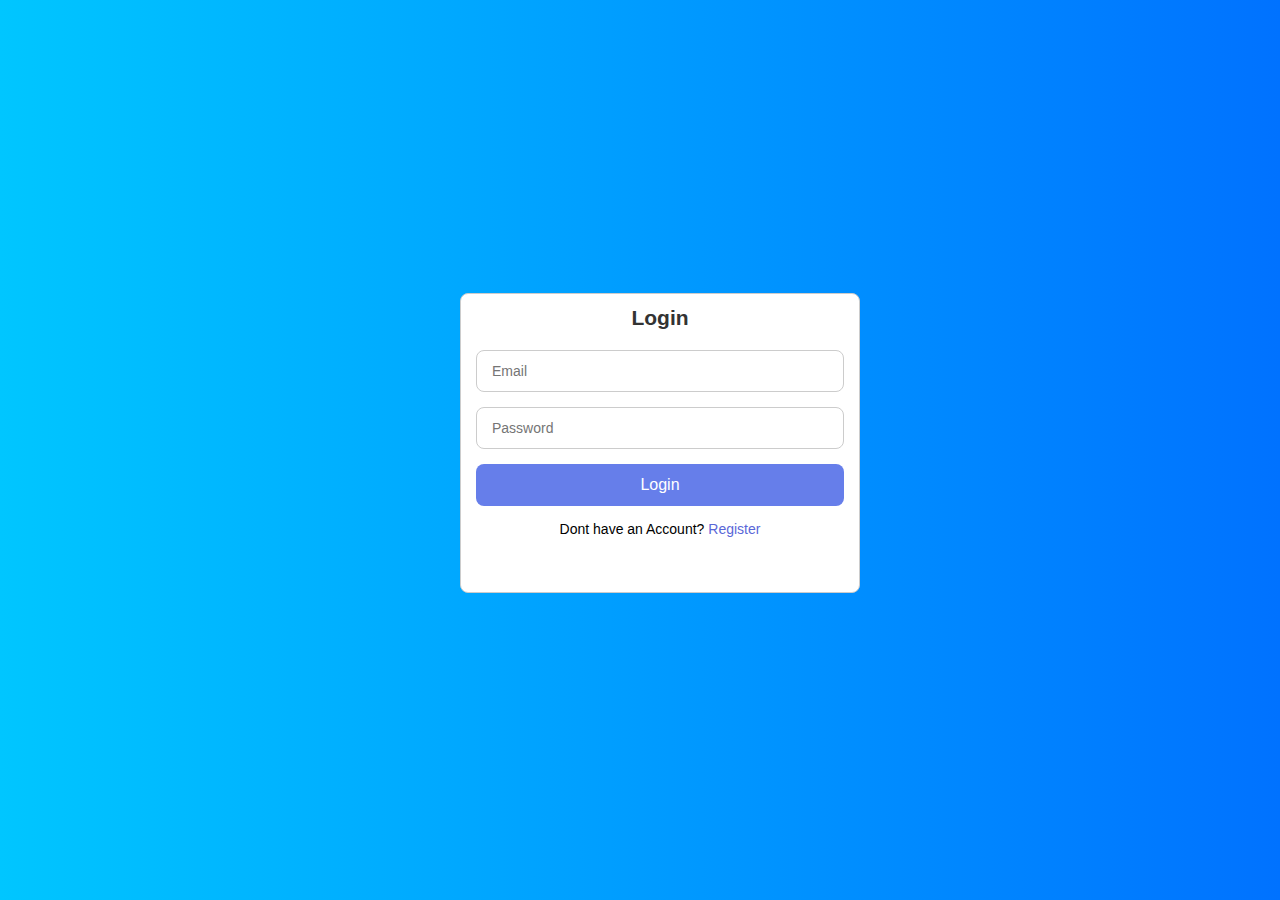
<file: index.html>
<!DOCTYPE html>
<html lang="en">
<head>
    <meta charset="UTF-8">
    <meta name="viewport" content="width=device-width, initial-scale=1.0">
    <title>Login Page</title>
    <link rel="stylesheet" href="styles.css">
</head>
<body>
    <div class="login-container">
     <form class="Login-Form">
     <h2>Login</h2>
     <input type="email" placeholder="Email" required>
     <input type="password" placeholder="Password" required>
     <button type="submit">Login</button>
     <p class="register-link">Dont have an Account? <a href="register.html">Register</a></p>
     </form>
     </div>
</body>
</html>
</file>
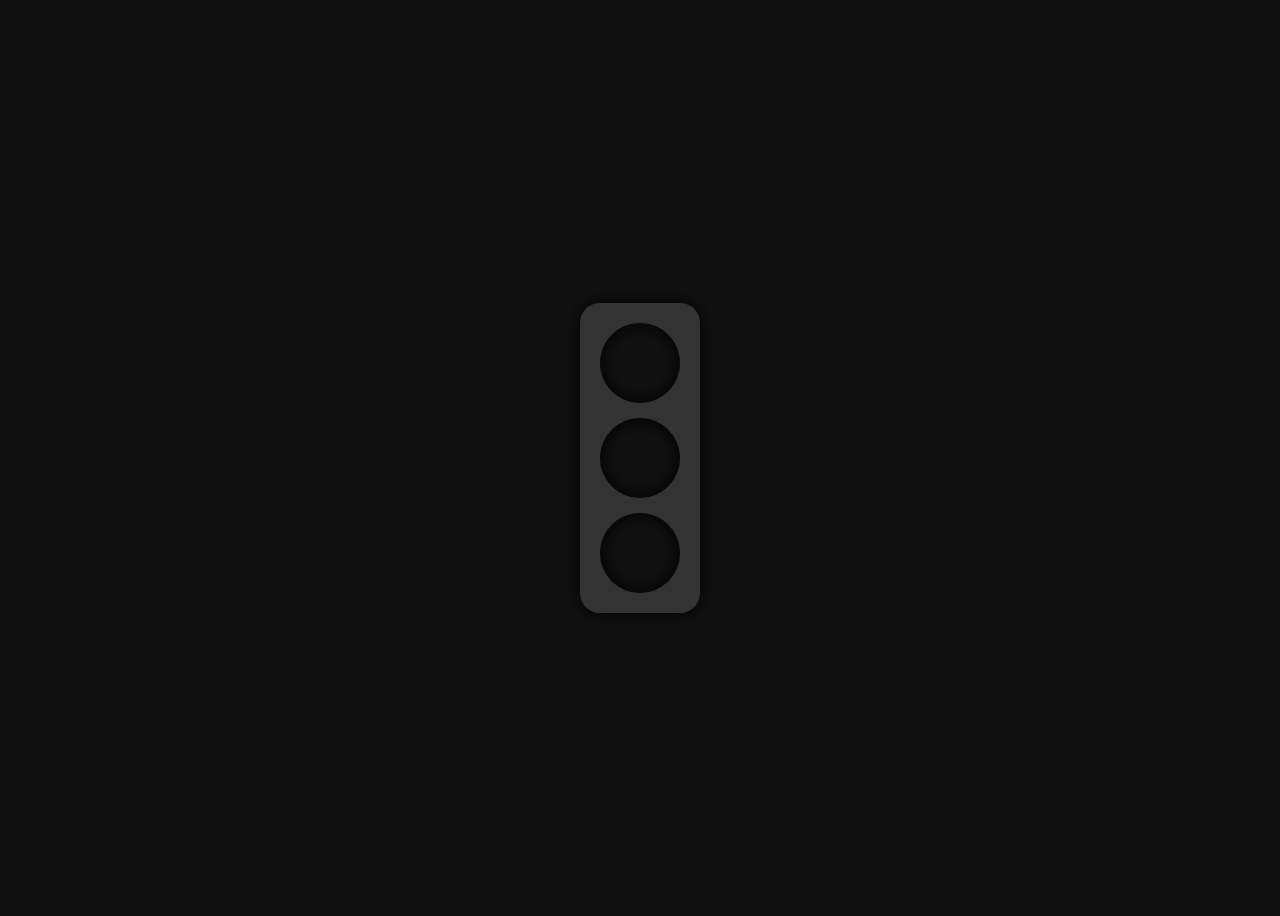
<file: project10.html>
<!DOCTYPE html>
<html lang="en">
<head>
    <meta charset="UTF-8">
    <meta name="viewport" content="width=device-width, initial-scale=1.0">
    <title>traffic lights</title>
    <link rel="stylesheet" href="project10.css">
</head>
<body>
    
    <div class="traffic-light">
    <div class="light red"></div>
    <div class="light yellow"></div>
    <div class="light green"></div>
    </div>
   
</body>
</html>
</file>
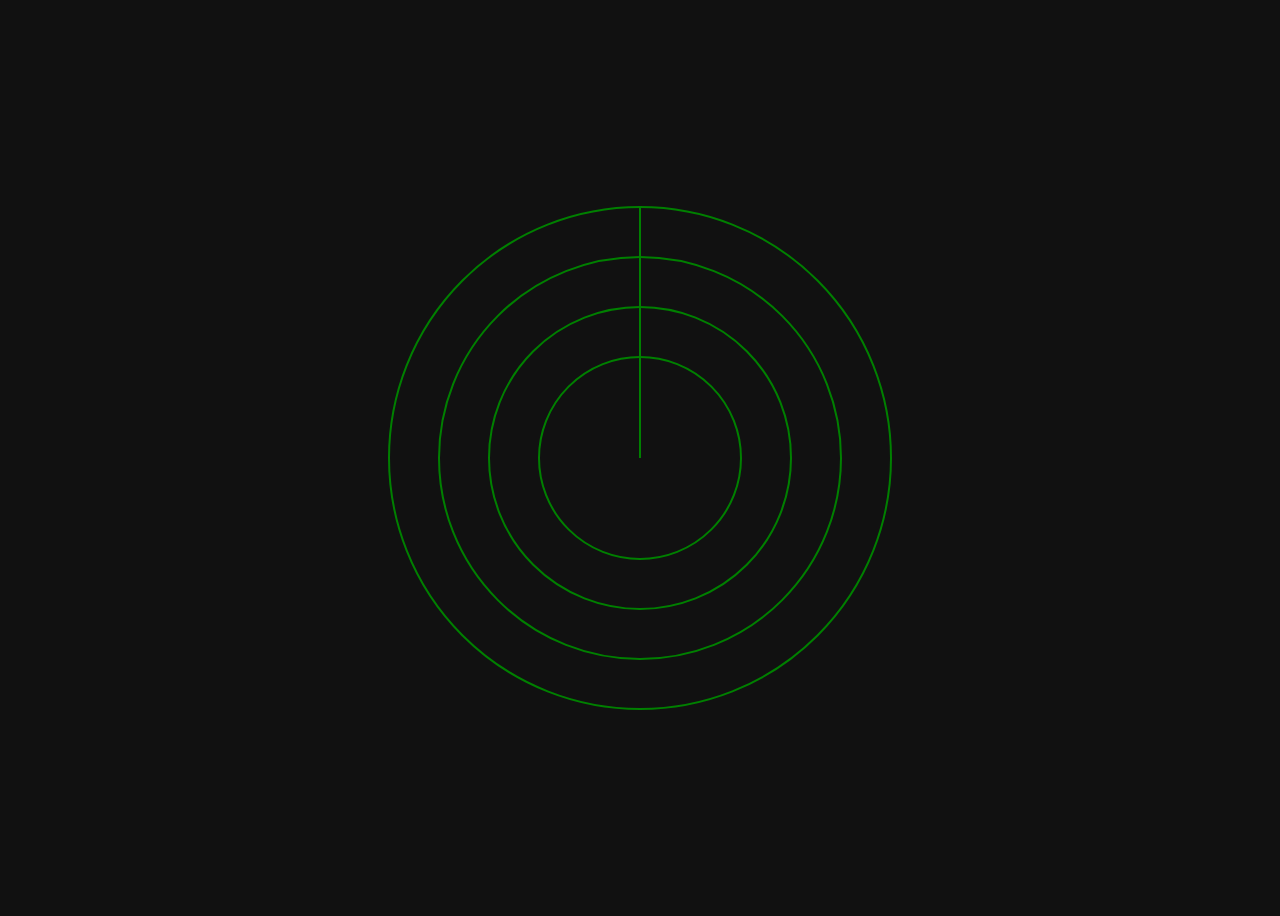
<file: project11.html>
<!DOCTYPE html>
<html lang="en">
<head>
  <meta charset="UTF-8" />
  <meta name="viewport" content="width=device-width, initial-scale=1.0"/>
  <title>Radar Scanner</title>
  <link rel="stylesheet" href="project11.css" />
</head>
<body>
  <div class="radar-container">
    <div class="circle1">
      <div class="circle2">
        <div class="circle3">
          <div class="circle4"></div>
        </div>
      </div>
    </div>
    <div class="radar-line"></div>
  </div>
</body>
</html>
</file>
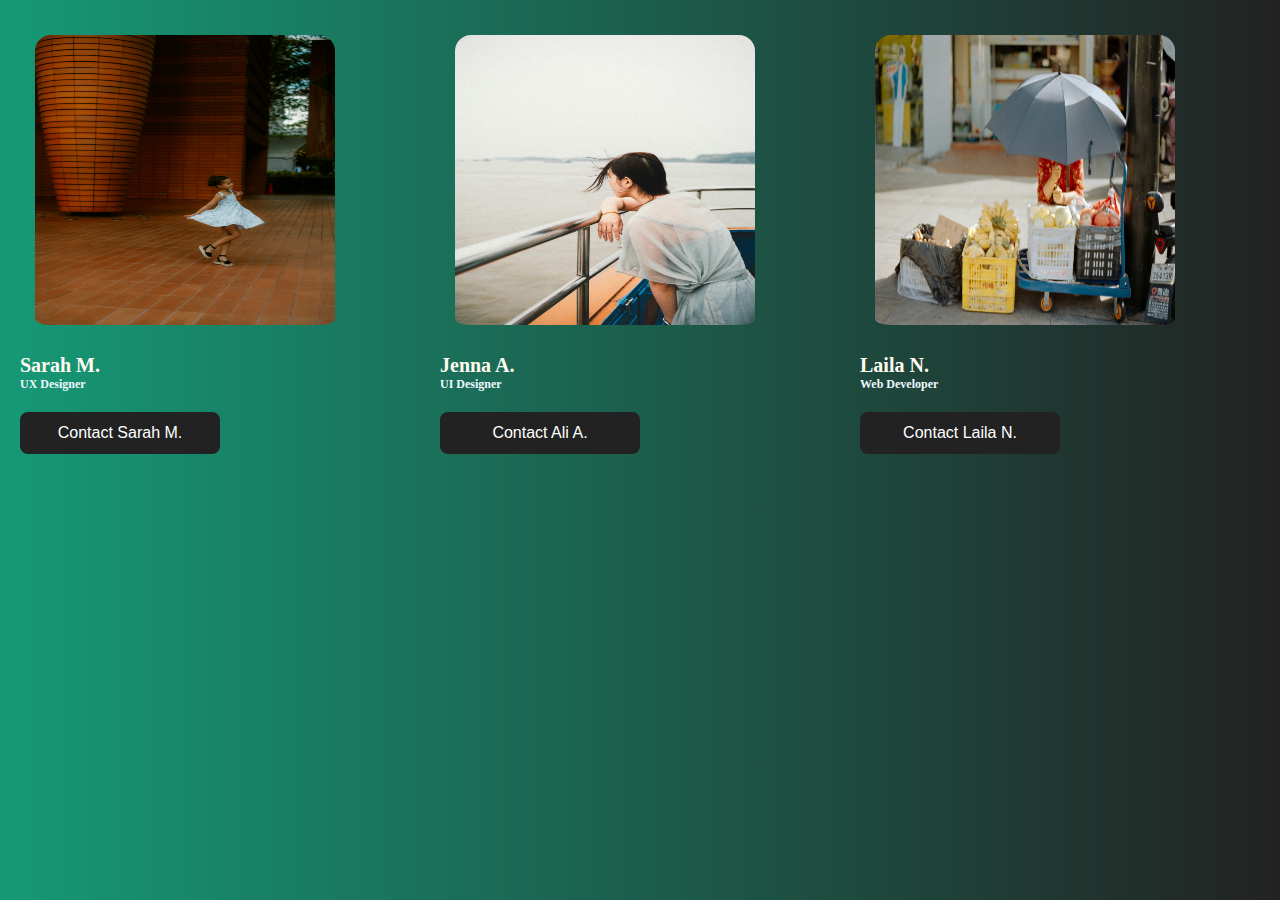
<file: project2.html>
<!DOCTYPE html>
<html lang="en">
<head>
    <meta charset="UTF-8">
    <meta name="viewport" content="width=device-width, initial-scale=1.0">
    <title>profile card</title>
    <link rel="stylesheet" href="styles2.css">
</head>
<body>
   <div class="container">
     <div class="card1">
      <img class="pic1" src="images/broke.jpg">
      <h1>Sarah M.</h1>
      <h2>UX Designer</h2>
      <button>Contact Sarah M.</button>
      </div>
      <div class="card2">
        <img class="pic2"         src="images/morefun.jpg">
        <h1>Jenna A.</h1>
        <h2>UI Designer</h2>
        <button>Contact Ali A.</button>
           </div>
        
        <div class="card3">
            <img  class="pic3"      src="images/zhen-yao.jpg">
               <h1>Laila N.</h1>
               <h2>Web Developer</h2>
               <button>Contact Laila N.</button>
               </div>
        </div>
    </div>


</body>
</html>
</file>
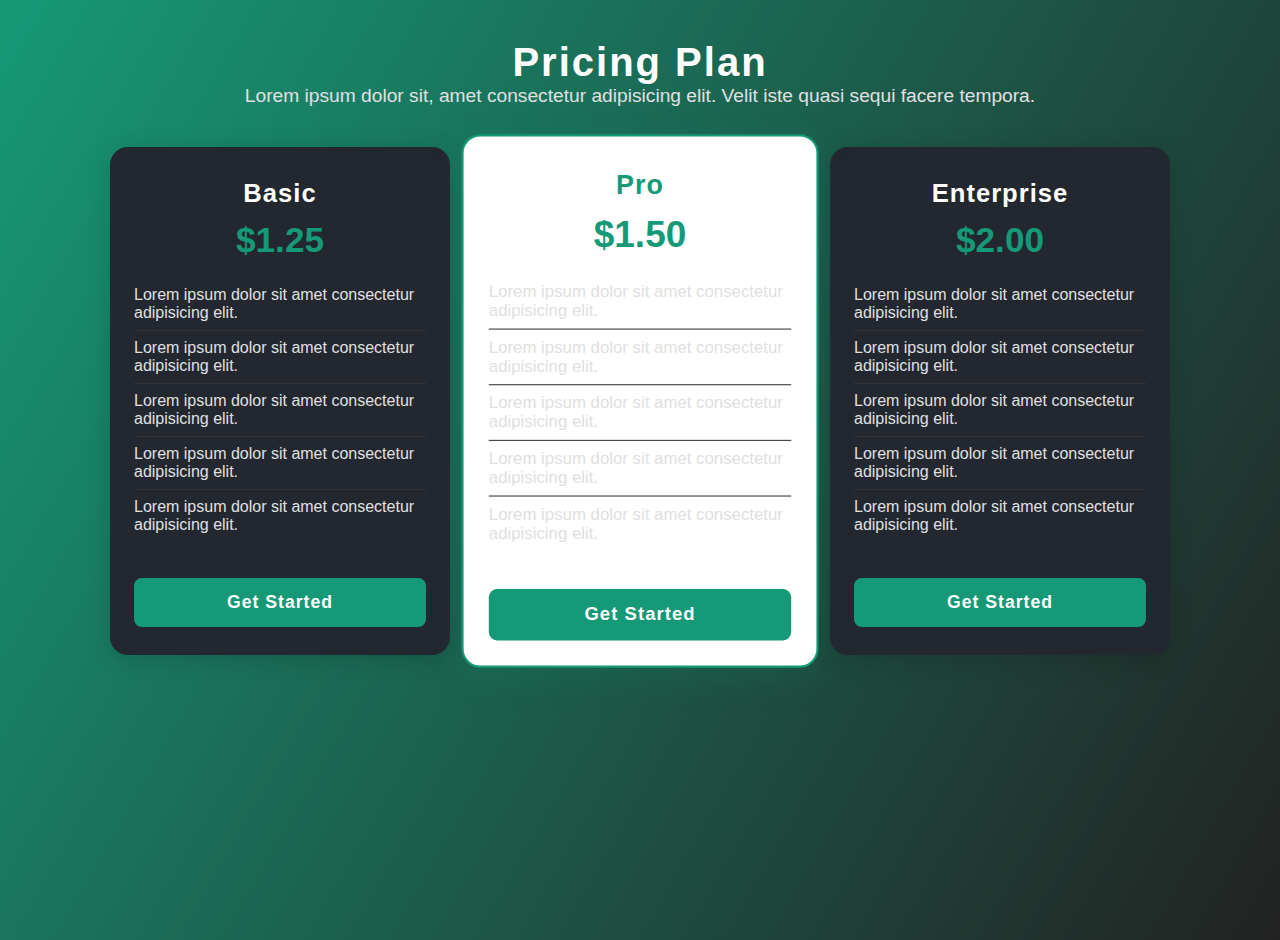
<file: project3.html>
<!DOCTYPE html>
<html lang="en">
<head>
    <meta charset="UTF-8">
    <meta name="viewport" content="width=device-width, initial-scale=1.0">
    <title>Pricing Plan</title>
    <link rel="stylesheet" href="project3.css">
</head>
<body>
    <h1 class="pricingplan">Pricing Plan</h1>
    <h2 class="li">Lorem ipsum dolor sit, amet consectetur adipisicing elit. Velit iste quasi sequi facere tempora.</h2>
    <div class="container">
        <div class="card">
            <h2>Basic</h2>
            <p class="price">$1.25</p>
            <ul>
                <li>Lorem ipsum dolor sit amet consectetur adipisicing elit.</li>
                <li>Lorem ipsum dolor sit amet consectetur adipisicing elit.</li>
                <li>Lorem ipsum dolor sit amet consectetur adipisicing elit.</li>
                <li>Lorem ipsum dolor sit amet consectetur adipisicing elit.</li>
                <li>Lorem ipsum dolor sit amet consectetur adipisicing elit.</li>
            </ul>
            <button aria-label="Get Started with Basic Plan">Get Started</button>
        </div>
        <div class="card featured">
            <h2>Pro</h2>
            <p class="price">$1.50</p>
            <ul>
                <li>Lorem ipsum dolor sit amet consectetur adipisicing elit.</li>
                <li>Lorem ipsum dolor sit amet consectetur adipisicing elit.</li>
                <li>Lorem ipsum dolor sit amet consectetur adipisicing elit.</li>
                <li>Lorem ipsum dolor sit amet consectetur adipisicing elit.</li>
                <li>Lorem ipsum dolor sit amet consectetur adipisicing elit.</li>
            </ul>
            <button aria-label="Get Started with Pro Plan">Get Started</button>
        </div>
        <div class="card">
            <h2>Enterprise</h2>
            <p class="price">$2.00</p>
            <ul>
                <li>Lorem ipsum dolor sit amet consectetur adipisicing elit.</li>
                <li>Lorem ipsum dolor sit amet consectetur adipisicing elit.</li>
                <li>Lorem ipsum dolor sit amet consectetur adipisicing elit.</li>
                <li>Lorem ipsum dolor sit amet consectetur adipisicing elit.</li>
                <li>Lorem ipsum dolor sit amet consectetur adipisicing elit.</li>
            </ul>
            <button aria-label="Get Started with Enterprise Plan">Get Started</button>
        </div>
    </div>
</body>
</html>
</file>
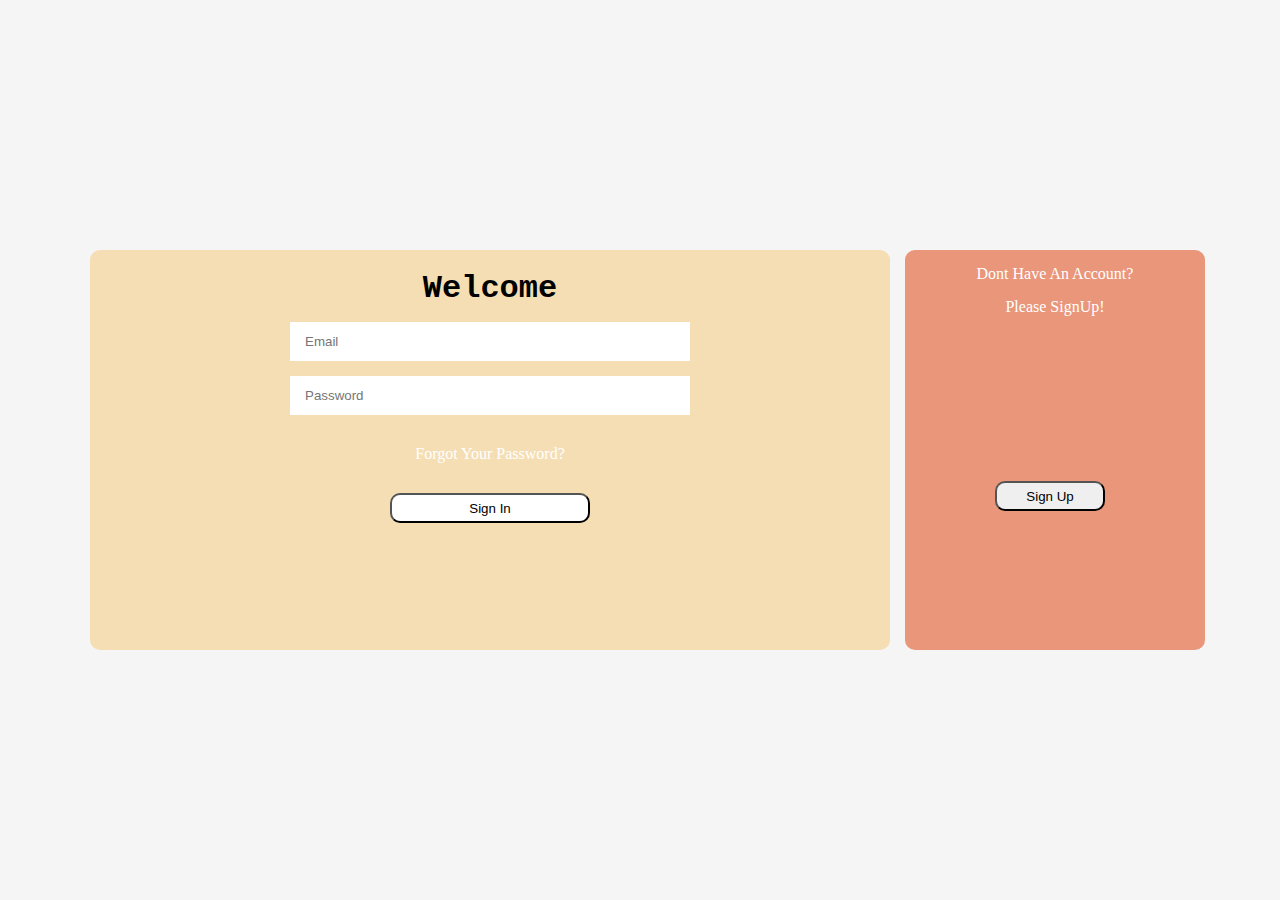
<file: project4.html>
<!DOCTYPE html>
<html lang="en">
<head>
    <meta charset="UTF-8">
    <meta name="viewport" content="width=device-width, initial-scale=1.0">
    <title>Login/Sign Up</title>
    <link rel="stylesheet" href="project4.css">
</head>
<body>
    <div class="container">
     <form class="login-form">
<h1>Welcome</h1>
 <input type="email" placeholder="Email" required>
 <input type="password" placeholder="Password" required>
 <p>Forgot Your Password?</p>
 <button>Sign In</button>

  

   </form>
</div>
<div class="cont2">
 
    <p>Dont Have An Account?</p>
    <p>Please SignUp!</p>
    <button>Sign Up</button>



</div>
</body>
</html>
</file>
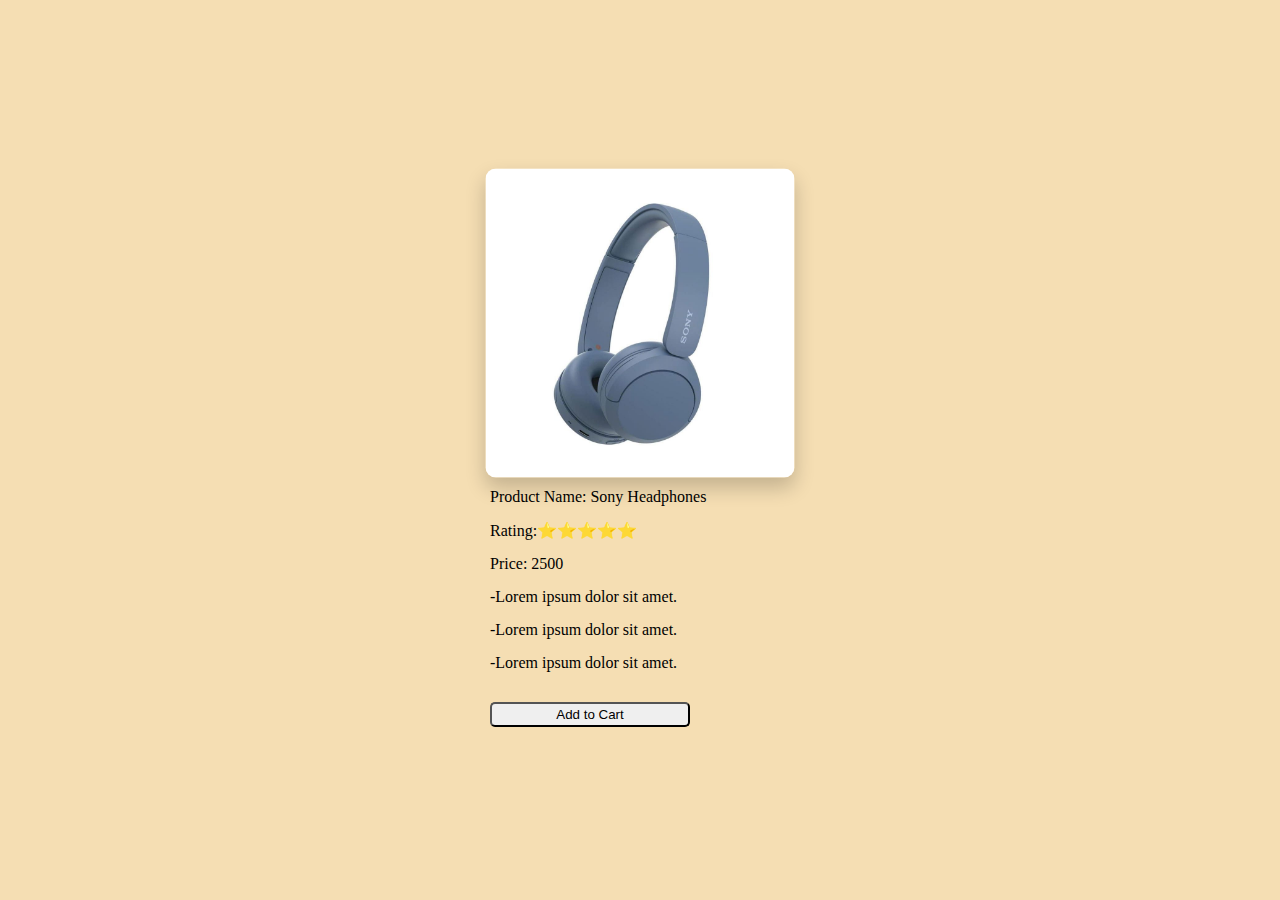
<file: project5.html>
<!DOCTYPE html>
<html lang="en">
<head>
    <meta charset="UTF-8">
    <meta name="viewport" content="width=device-width, initial-scale=1.0">
    <title>Product Card</title>
    <link rel="stylesheet" href="project5.css">
</head>
<body>

    <div class="container">
        <div class="card">
       <img src="images/hp701-min.jpg" class="card-img" alt="...">
       <p>Product Name: Sony Headphones</p>
       <p>Rating:⭐⭐⭐⭐⭐</p>
       <p>Price: 2500</p>
       <p>-Lorem ipsum dolor sit amet.</p>
        <p>-Lorem ipsum dolor sit amet.</p>
         <p>-Lorem ipsum dolor sit amet.</p>
         <button>Add to Cart</button>







        </div>
    </div>
</body>
</html>
</file>
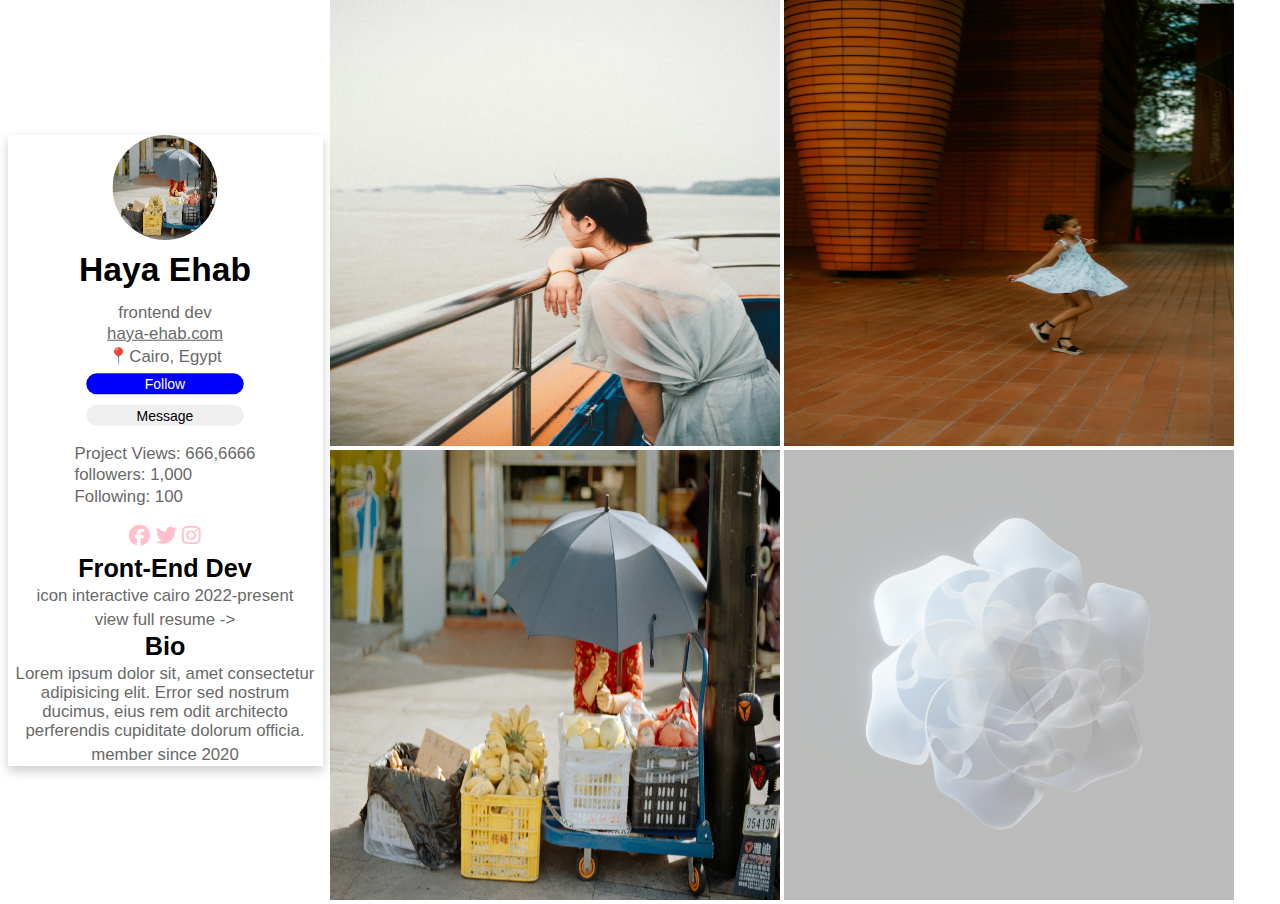
<file: project6.html>
<!DOCTYPE html>
<html lang="en">
<head>
    <meta charset="UTF-8">
    <meta name="viewport" content="width=device-width, initial-scale=1.0">
    <title>Profile Page</title>
    <link rel="stylesheet" href="project6.css">
    <link rel="stylesheet" href="https://cdnjs.cloudflare.com/ajax/libs/font-awesome/6.5.0/css/all.min.css">
</head>
<body>
<div class="container">
<div class="profile-card">
    <img  class="profile-img"    src="images/zhen-yao.jpg">
    <h1>Haya Ehab</h1>
    <p>frontend dev</p>
     <a    class="profile-link" href="haya-ehab.com">haya-ehab.com</a>
    
    
    <p>📍Cairo, Egypt</p>
    
    <button class="follow-btn">Follow</button>
    <button>Message</button>
    <div class="stats">
    <p>Project Views: 666,6666</p>
    <p>followers: 1,000</p>
    <p>Following: 100</p>
    </div>
    <div class="social-links">
    <i class="fa-brands fa-facebook"></i>
    <i class="fa-brands fa-twitter"></i>
    <i class="fa-brands fa-instagram"></i>
    </div>
    <h2>Front-End Dev</h2>
    <p>icon interactive cairo 2022-present</p>
    <p>view full resume -></p>
    <h2>Bio</h2>
    <p>Lorem ipsum dolor sit, amet consectetur adipisicing elit. Error sed nostrum ducimus, eius rem odit architecto perferendis cupiditate dolorum officia.</p>
    <p>member since 2020</p>
</div>
</div>

<div class="projects">
<img src="images/morefun.jpg">
<img src="images/broke.jpg">
<img src="images/zhen-yao.jpg">
<img src="images/3dee.jpg">

</div>



</body>
</html>
</file>
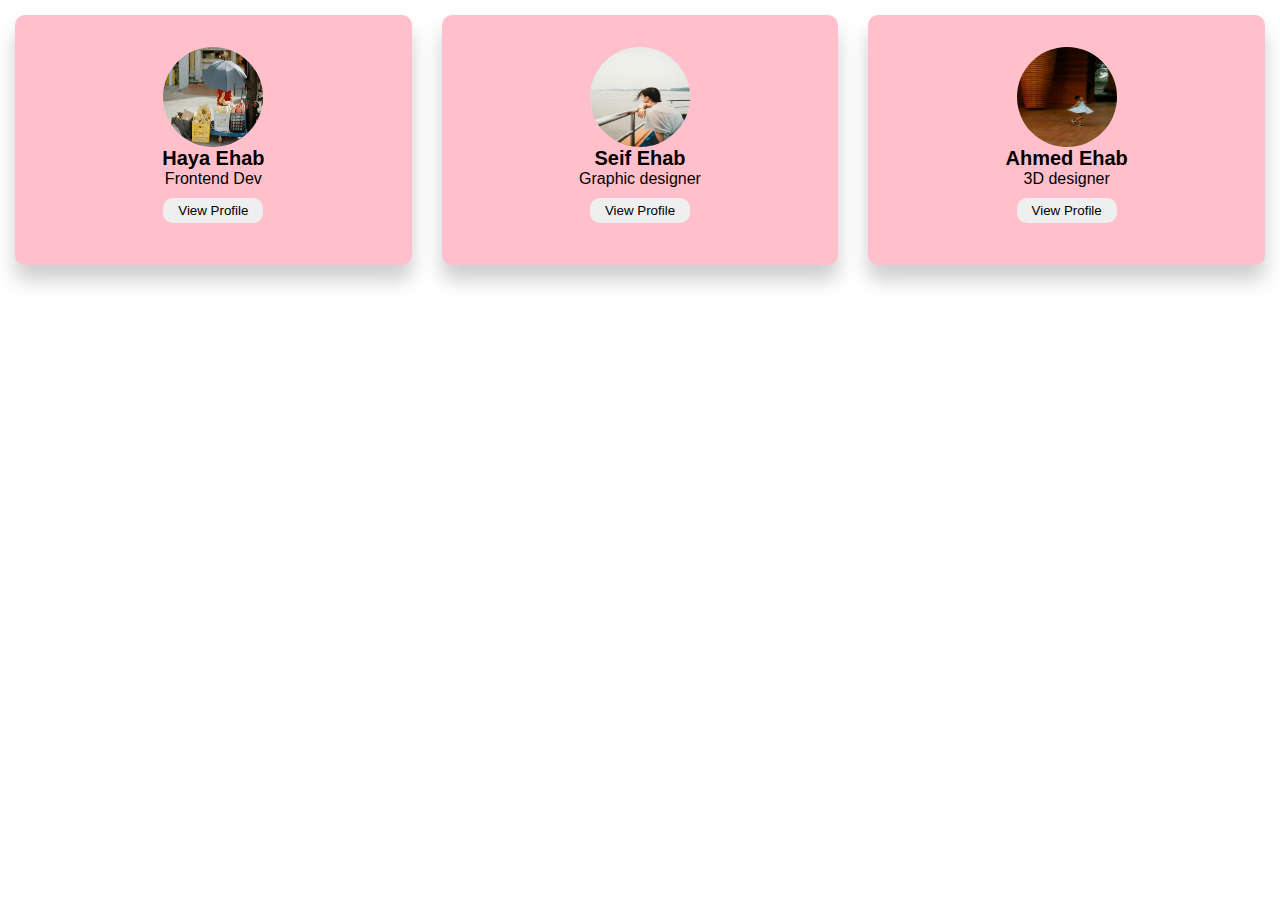
<file: project7.html>
<!DOCTYPE html>
<html lang="en">
<head>
    <meta charset="UTF-8">
    <meta name="viewport" content="width=device-width, initial-scale=1.0">
    <title>Profile Card</title>
    <link rel="stylesheet" href="project7.css">
</head>
<body>
    
<div class="container">
    <div class="Profile-Card1">
    <img class="profile-img" src="images/zhen-yao.jpg">
    <h1>Haya Ehab</h1>
    <p>Frontend Dev</p>
    <button>View Profile</button>
    </div>
 
  <div class="Profile-Card2">
        <img  class="profile-img"    src="images/morefun.jpg">
        <h1>Seif Ehab</h1>
        <p>Graphic designer</p>
        <button>View Profile</button>
        </div>
   

    <div class="Profile-Card3">
        <img    class="profile-img"      src="images/broke.jpg">
        <h1>Ahmed Ehab</h1>
        <p>3D designer</p>
        <button>View Profile</button>
        </div>

</div>
</body>
</html>
</file>
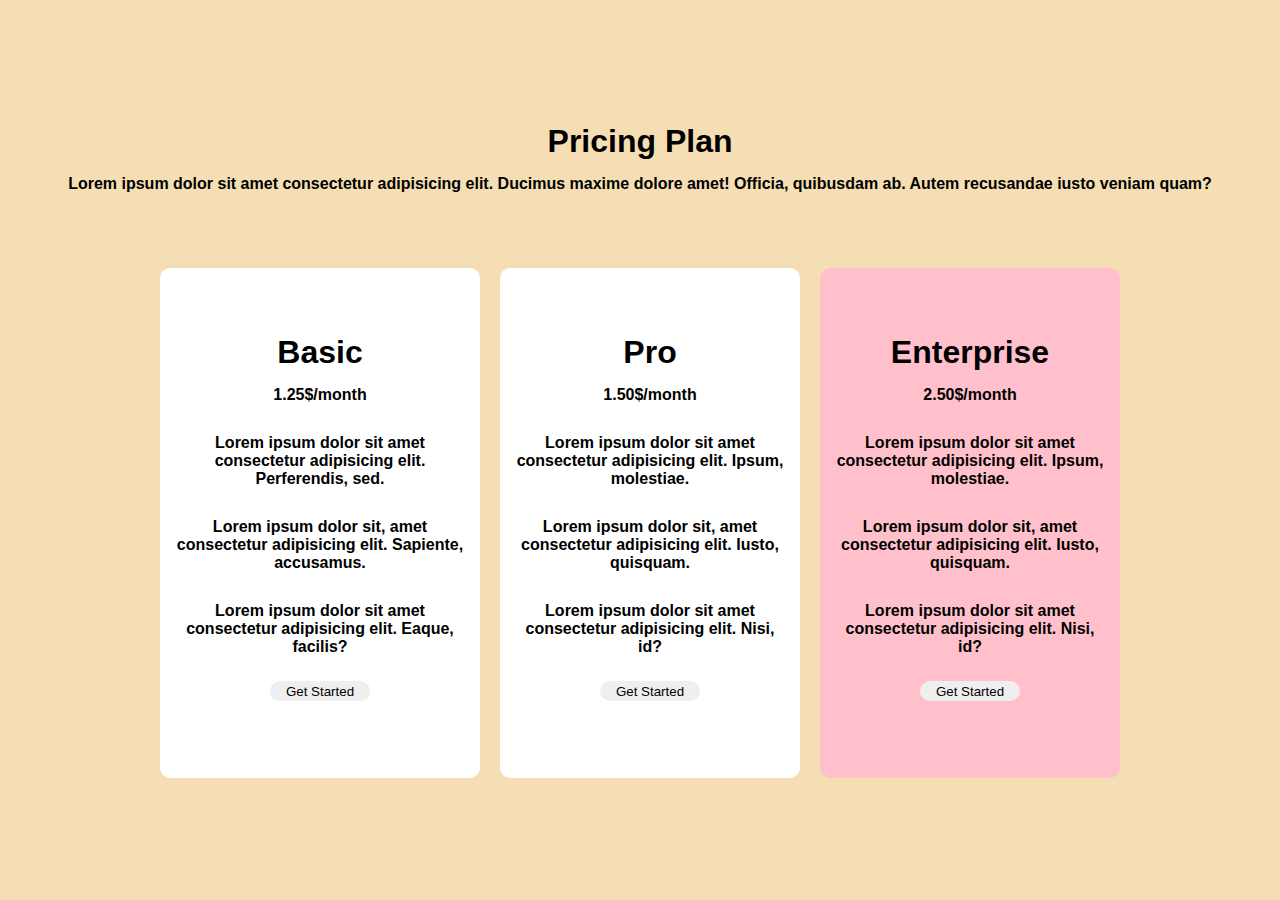
<file: project8.html>
<!DOCTYPE html>
<html lang="en">
<head>
    <meta charset="UTF-8">
    <meta name="viewport" content="width=device-width, initial-scale=1.0">
    <title>Pricing Plan</title>
    <link rel="stylesheet" href="project8.css">

</head>
<body>
      <h1>Pricing Plan</h1>
        <p>Lorem ipsum dolor sit amet consectetur adipisicing elit. Ducimus maxime dolore amet! Officia, quibusdam ab. Autem recusandae iusto veniam quam?</p>
    <div class="container">
      
      

 <div class="basic">
       <h1>Basic</h1>
     
       <p>1.25$/month</p>
       <p>Lorem ipsum dolor sit amet consectetur adipisicing elit. Perferendis, sed.</p>
       <p>Lorem ipsum dolor sit, amet consectetur adipisicing elit. Sapiente, accusamus.</p>
       <p>Lorem ipsum dolor sit amet consectetur adipisicing elit. Eaque, facilis?</p>
  
       <button>Get Started</button>
 
  </div>

<div class="pro">
<h1>Pro</h1>
       <p>1.50$/month</p>
       <p>Lorem ipsum dolor sit amet consectetur adipisicing elit. Ipsum, molestiae.</p>
       <p>Lorem ipsum dolor sit, amet consectetur adipisicing elit. Iusto, quisquam.</p>
       <p>Lorem ipsum dolor sit amet consectetur adipisicing elit. Nisi, id?</p>
       <button>Get Started</button>
       </div>


  <div class="premium">
        <h1>Enterprise</h1>
       <p>2.50$/month</p>
       <p>Lorem ipsum dolor sit amet consectetur adipisicing elit. Ipsum, molestiae.</p>
       <p>Lorem ipsum dolor sit, amet consectetur adipisicing elit. Iusto, quisquam.</p>
       <p>Lorem ipsum dolor sit amet consectetur adipisicing elit. Nisi, id?</p>
       <button>Get Started</button>

       </div>
    </div>
</body>
</html>
</file>
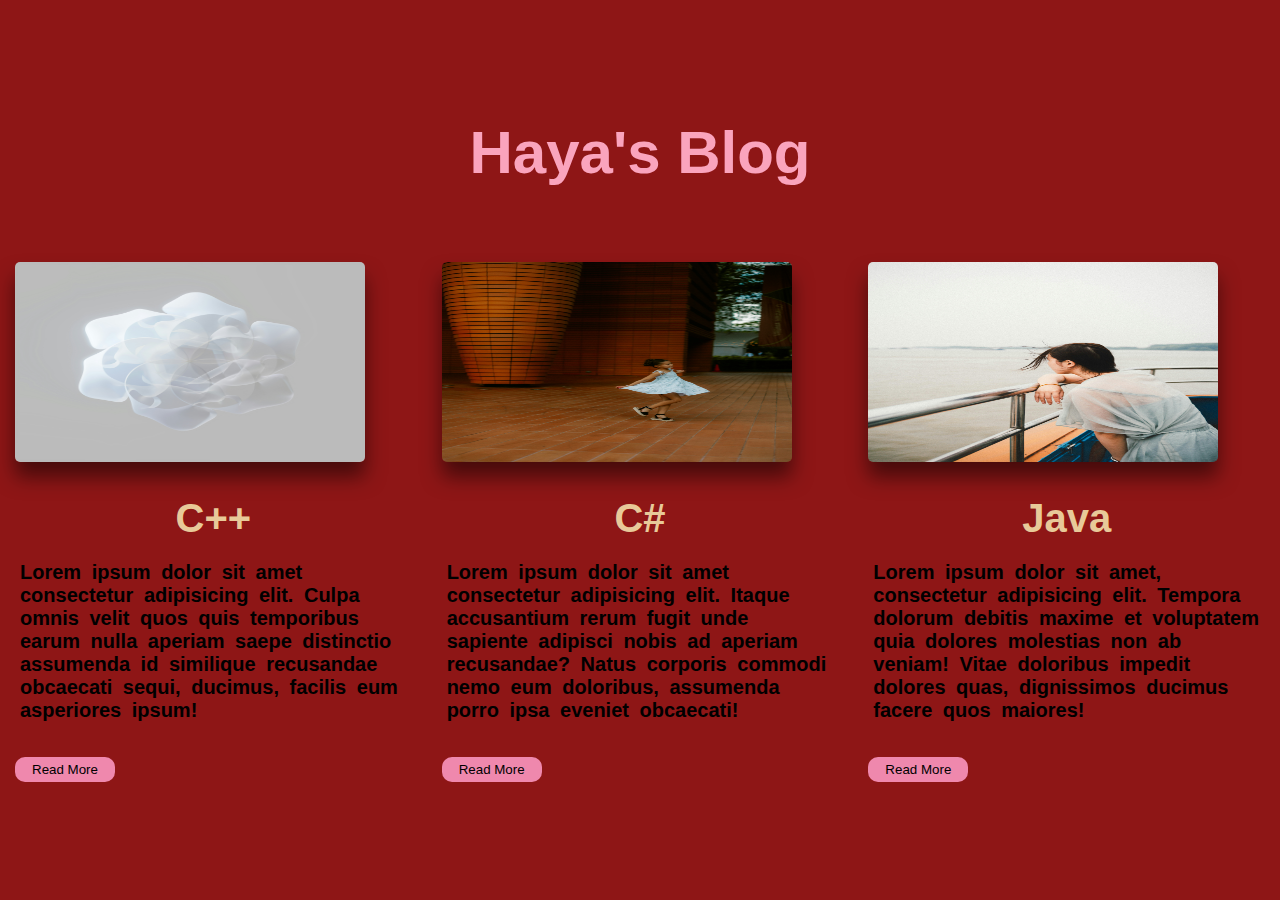
<file: project9.html>
<!DOCTYPE html>
<html lang="en">
<head>
    <meta charset="UTF-8">
    <meta name="viewport" content="width=device-width, initial-scale=1.0">
    <title>Hayas Blog</title>
    <link rel="stylesheet" href="project9.css">
</head>
<body>
  <div class="topnav">

  <h1 class="title">Haya's Blog</h1>

  </div>
<div class="container">
<div class="Blog1">
   
    <img class="Blog-Imgs" src="images/3dee.jpg">
    <h1>C++</h1>
     <article>Lorem ipsum dolor sit amet consectetur adipisicing elit. Culpa omnis velit quos quis temporibus earum nulla aperiam saepe distinctio assumenda id similique recusandae obcaecati sequi, ducimus, facilis eum asperiores ipsum!</article>
    <button>Read More</button>
    </div>

    <div class="Blog2">

    <img    class="Blog-Imgs"   src="images/broke.jpg">
    <h1>C#</h1>
    <article>Lorem ipsum dolor sit amet consectetur adipisicing elit. Itaque accusantium rerum fugit unde sapiente adipisci nobis ad aperiam recusandae? Natus corporis commodi nemo eum doloribus, assumenda porro ipsa eveniet obcaecati!</article>
    <button>Read More</button>
    </div>


    <div class="Blog3">

    <img   class="Blog-Imgs"     src="images/morefun.jpg">
    <h1>Java</h1>
    <article>Lorem ipsum dolor sit amet, consectetur adipisicing elit. Tempora dolorum debitis maxime et voluptatem quia dolores molestias non ab veniam! Vitae doloribus impedit dolores quas, dignissimos ducimus facere quos maiores!</article>
    <button>Read More</button>
    </div>

</div>

</body>
</html>
</file>
<file: styles.css>
* {
    margin: 0;
    padding: 0;
    box-sizing: border-box;
    font-family: 'Segoe UI', Tahoma, Geneva, Verdana, sans-serif;
}

body {

height: 100vh;
display: flex;
align-items: center;
justify-content: center;
background: linear-gradient(to right, #00c6ff, #0072ff);
}

.login-container{
    
width: 100%;
max-width: 400px;
padding: 20px;
}

.Login-Form{
background-color: white;
width: 400px;
height: 300px;
padding: 12px 15px;
margin-bottom: 15px;
border: 1px solid #ccc;
border-radius: 8px;
font-size: 14px;
}

.Login-Form h2{
    text-align: center;
    color: #333;
    margin-bottom: 20px;
}

.Login-Form input{

width: 100%;
padding: 12px 15px;
margin-bottom: 15px;
border: 1px solid #ccc;
border-radius: 8px;
font-size: 14px;
}

.Login-Form button{
   width: 100%;
   padding: 12px;
   background: #667eea;
 color: white;
 border: none;
 border-radius: 8px;
 font-size: 16px;
 transition: 0.3s;
 cursor: pointer;
}

.Login-Form button:hover {
color: #5a67d8;
}

.Login-Form p { 

margin-top: 15px;
font-size: 14px;
text-align: center;

}
.Login-Form a {

text-decoration: none;
color: #5a67d8;
}
</file>
<file: project10.css>
body {


    background-color: #111;
    display: flex;
    align-items: center;
    justify-content: center;
    height: 100vh;
}

.traffic-light {

background-color: #333;
padding: 20px;
border-radius: 20px;
display: flex;
flex-direction: column;
gap: 15px;
box-shadow: 0px 0px 20px #000 ;
}

.light {


    width: 80px;
    height: 80px;
    border-radius: 50%;
    background-color: #111;
    box-shadow: inset 0px 0px 20px #000;
}




.red {

animation: redLight 6s infinite;

}

.yellow {

    animation: yellowLight 6s infinite;
}

.green {

animation: greenLight 6s infinite;

}


@keyframes redLight {


     0%, 33% { background-color: red; box-shadow: 0 0 20px red; }

}

@keyframes yellowLight {

0%, 33% { background-color: yellow; box-shadow: 0 0 20px yellow;}
}

@keyframes greenLight {

0%, 33% { background-color: green; box-shadow: 0 0 20px green;}

}
</file>
<file: project11.css>
body {
  background-color: #111;
  display: flex;
  justify-content: center;
  align-items: center;
  height: 100vh;
}

.radar-container {
  position: relative;
  width: 500px;
  height: 500px;
}

.circle1, .circle2, .circle3, .circle4 {
  border: 2px solid green;
  border-radius: 50%;
  position: absolute;
  top: 50%;
  left: 50%;
  transform: translate(-50%, -50%);
}

.circle1 {
  width: 500px;
  height: 500px;
}

.circle2 {
  width: 400px;
  height: 400px;
}

.circle3 {
  width: 300px;
  height: 300px;
}

.circle4 {
  width: 200px;
  height: 200px;
}

.radar-line {
  position: absolute;
  width: 2px;
  height: 250px;
  background-color: green;
  top: 50%;
  left: 50%;
  transform: translate(-50%, -100%);
  transform-origin: bottom center;
  animation: sweep 3s linear infinite;
}

@keyframes sweep {
  from {
    transform: translate(-50%, -100%) rotate(0deg);
  }
  to {
    transform: translate(-50%, -100%) rotate(360deg);
  }
}
</file>
<file: styles2.css>
* {

    box-sizing: border-box;
    margin: 0;
    padding: 0;
}

body {

    height: 100vh;
    display: flex;
   
    background: linear-gradient(to right, #169976, #222222);
}

.container {
width: 100%;
padding: 20px;
display: grid;
grid-template-columns: repeat(3, 1fr);
grid-gap: 20px;

}

.pic1,
.pic2,
.pic3 {
    width: 300px;
    height: 300px;
    padding-bottom: 10px;
    margin: 15px;
    border-radius: 16px; /* Add this line for softer edges */
}

h1{
    font-size: 20px;
 color: floralwhite;
}

h2{

    font-size: 12px;
    color: aliceblue;
}

.container button{
   width: 200px;
   padding: 12px;
   margin-bottom: 10px;
   margin-top: 20px;
   background: #222222;
 color: white;
 border: none;
 border-radius: 8px;
 font-size: 16px;
 transition: 0.3s;
 cursor: pointer;

}

.container button:hover {
color: #5a67d8;
}


@media (max-width: 768px) {

@media (max-width: 768px) {
    .container {
        grid-template-columns: 1fr; /* Stack items vertically */
        padding: 10px;
    }

    .pic1,
    .pic2,
    .pic3 {
        width: 470px;
        height: 470px; /* Adjust as needed */
        margin: 10px 0;
    }

    .container button {
        width: 100%;
        font-size: 14px;
    }
}










}
</file>
<file: project3.css>
* {

box-sizing: border-box;
margin: 0;
padding: 0;

}

body {
    font-family: 'Segoe UI', Arial, sans-serif;
    background: linear-gradient(120deg, #169976, #222222);
    min-height: 100vh;
    margin: 0;
    padding: 0;
}

.pricingplan {
    text-align: center;
    color: #fff;
    margin-top: 40px;
    font-size: 2.5rem;
    letter-spacing: 2px;
}

.li {
    text-align: center;
    color: #e0e0e0;
    margin-bottom: 40px;
    font-size: 1.2rem;
    font-weight: 400;
}

.container {   
width: 100%;
padding: 20px;
display: grid;
grid-template-columns: repeat(3, 1fr);
grid-gap: 20px;
max-width: 1100px;
margin: 0 auto;
padding: 0 20px 40px 20px;
}

.card {
    background: #23272f;
    border-radius: 18px;
    box-shadow: 0 4px 24px rgba(0,0,0,0.15);
    padding: 32px 24px 24px 24px;
    display: flex;
    flex-direction: column;
    align-items: center;
    transition: transform 0.2s, box-shadow 0.2s;
}

.card:hover {
    transform: translateY(-8px) scale(1.03);
    box-shadow: 0 8px 32px rgba(0,0,0,0.22);
}

.card h2 {
    color: #fff;
    margin-bottom: 12px;
    font-size: 1.6rem;
    letter-spacing: 1px;
}

.price {
    color: #169976;
    font-size: 2.2rem;
    font-weight: bold;
    margin-bottom: 18px;
}

.card ul {
    list-style: none;
    padding: 0;
    margin: 0 0 24px 0;
    width: 100%;
}

.card ul li {
    color: #e0e0e0;
    padding: 8px 0;
    border-bottom: 1px solid #333;
    font-size: 1rem;
}

.card ul li:last-child {
    border-bottom: none;
}

.card button {
    width: 100%;
    padding: 14px 0;
    background: #169976;
    color: #fff;
    border: none;
    border-radius: 8px;
    font-size: 1.1rem;
    font-weight: 600;
    cursor: pointer;
    transition: background 0.2s, color 0.2s; 
    margin-top: 12px;
    letter-spacing: 1px;
}

.card button:hover {
    background: #13b88a;
    color: #23272f;
}

.featured {
    background: #fff;
    color: #169976;
    border: 2px solid #169976;
    box-shadow: 0 8px 32px rgba(22,153,118,0.15);
    transform: scale(1.05);
    z-index: 1;
}

.featured h2,
.featured .price {
    color: #169976;
}

.featured button {
    background: #169976;
    color: #fff;
}

@media (max-width: 900px) {
    .container {
        grid-template-columns: 1fr 1fr;
    }
}

@media (max-width: 600px) {
    .container {
        grid-template-columns: 1fr;
        gap: 20px;
    }
    .card {
        padding: 24px 12px 18px 12px;
    }
    .pp {
        font-size: 2rem;
    }
    .li {
        font-size: 1rem;
    }
}
</file>
<file: project4.css>
* {

box-sizing: border-box;
padding: 0;
margin: 0;
}

body {
    height: 100vh;
    display: flex;
    align-items: center;
    justify-content: center;
    background-color: whitesmoke;
}
 
h1 {

    margin-bottom: 15px;
    font-family: 'Courier New', Courier, monospace;
}

.login-form {
width: 800px;
height: 400px;
padding: 20px;
margin: 15px;
background-color: wheat;
border-radius: 10px;
align-items: center;
text-align: center;
}

.container input{
width: 400px;
padding: 12px 15px;
 margin-bottom: 15px;
 border-radius: 20px transparent;
 border: 30px transparent;

}

.container input:hover{

background-color: wheat;
transition: 0.6s;

}

.container button {

    width: 200px;
    height: 30px;
    border-radius: 10px;
   
    margin: 15px;
    cursor: pointer;
   background-color: white;

    
}


.container button:hover {

background-color: wheat;
transition: 0.6s;

}


.cont2{
width: 300px;
height: 400px;
 background-color: darksalmon;
 align-items: center;
 border-radius: 10px;
}

p {

    text-align: center;
    margin: 15px;
    font-family: 'Times New Roman', Times, serif;
    color: white;
}

.cont2 button {

width: 110px;
height: 30px;
align-items: center;
margin-left: 90px;
margin-top: 150px;
border-radius: 10px;
}

.cont2 button:hover {

background-color: wheat;
transition: 0.6s;
cursor: pointer;

}
</file>
<file: project5.css>
*{

box-sizing: border-box;
padding: 0;
margin: 0;
}


body {

    height: 100vh;
    display: flex;
    align-items: center;
    justify-content: center;
    background-color: wheat;

}



.card-img {
align-items: center;
justify-content: center;
display: flex;
width: 300px;
height: 300px;
border-radius: 10px;
margin: 15px;
transition: 0.6s;
transform: scale(1.03);
box-shadow: 0px 10px 20px rgba(0, 0, 0, 0.2);

}

.card-img:hover {

    zoom: 120%;
    cursor: zoom-in;
    transform: scale(1.05);
transition: 0.3s ease-in-out;


}


.card {

align-items: left;
justify-content: center;


}

p {

    margin: 15px;
}


.container button {

width: 200px;
height: 25px;
border-radius: 5px;
margin: 15px;
cursor: pointer;
}

.container button:hover {

background-color: wheat;
transition: 0.6s;

}


@media screen and (max-width: 768px) {


   
    
}
</file>
<file: project6.css>
*{
box-sizing: border-box;
padding: 0;
margin: 0;
}

body {

height: 100vh;
display: flex;
align-items: center;
justify-content: center;
background-color: white;

}

.profile-card{

width: 300px;
display: flex;
flex-direction: column;
box-shadow: 0px 5px 10px rgba(0, 0, 0, 0.2);
transform: scale(1.05);
align-items: center;

text-align: center;

margin: 15px;
}

.profile-link {

font-family: 'Gill Sans', 'Gill Sans MT', Calibri, 'Trebuchet MS', sans-serif;
 color: dimgray;
}



.profile-img {

width: 100px;
height: 100px;
align-items: center;
justify-content: center;
border: transparent;
border-radius: 100px;
}


.profile-img:hover {

transform: scale(1.1);
transition: 0.6s;

}

h1{

    color: black;
    font-family: 'Gill Sans', 'Gill Sans MT', Calibri, 'Trebuchet MS', sans-serif;
    margin: 10px;
}

h1:hover {

    color: dimgray;
    transition: 0.6s;


}

h2 {

font-family: 'Gill Sans', 'Gill Sans MT', Calibri, 'Trebuchet MS', sans-serif;
}

h2:hover {


    color: dimgray;
    transition: 0.6s;
}

p {

color: dimgrey;
font-family: 'Gill Sans', 'Gill Sans MT', Calibri, 'Trebuchet MS', sans-serif;
margin: 2.5px;

}

p:hover {

color: black;
transition: 0.6s;


}


.container button {

width: 150px;
height: 20px;
margin: 5px;
border-radius: 10px;
border: transparent;
cursor: pointer;

}

.container button:hover {
color: black;
background-color: blanchedalmond;
transition: 0.6s;



}


.follow-btn {
width: 150px;
height: 22px;
margin: 5px;
border-radius: 10px;
border: transparent;
color: white;
background-color: blue;
cursor: pointer;
}

.stats {

    text-align: left;
    margin: 10px;
}


.social-links {


margin: 5px;
font-size: 20px;
color: pink;
cursor: pointer;
align-items: left;
text-align: left;

}

.social-links:hover {


    color: palevioletred;
    transition: 0.6s;
}

.projects {

 grid-template-columns: repeat(1, 1fr);

}

.projects img {
 
    width: 450px;
    height: 450px;
}

.projects img:hover {


    transform: scale(1.1);
    transition: 0.6s
}


@media screen and (max-width: 768px) {

    .profile-card {
width: 225px;
display: flex;
flex-direction: column;
box-shadow: 0px 5px 10px rgba(0, 0, 0, 0.2);
transform: scale(1.05);
align-items: center;
text-align: center;

    }

    .projects img {
 
    width: 225px;
    height: 200px;
}

    
}
</file>
<file: project7.css>
* {


box-sizing: border-box;
padding: 0;
margin: 0;

}

body {

height: 100vh;

align-items: center;
justify-content: center;
}

.container {


    display: flex;
flex-direction: row;
align-items: center;
justify-content: center;
}


.Profile-Card1,
.Profile-Card2,
.Profile-Card3 {
  width: 450px;
  height: 250px;
  border-radius: 10px;
background-color: pink;
align-items: center;
margin: 15px;
display: flex;
flex-direction: column;
align-items: center;
justify-content: center;
box-shadow: 0px 15px 20px    rgba(0, 0, 0, 0.2);
}



.Profile-Card1:hover,
.Profile-Card2:hover,
.Profile-Card3:hover {

transform: scale(1.05);
transition: 0.6s ease-in-out;

}










.profile-img {

width: 100px;
height: 100px;
border-radius: 60px;
}


.profile-img:hover {

transform: scale(1.01);
transition: 0.6s ease-in-out;

}

h1 {
    
 font-size: 20px;
 text-align: center;
 font-weight: bold;
 color: black;
 font-family: 'Gill Sans', 'Gill Sans MT', Calibri, 'Trebuchet MS', sans-serif;

}

h1:hover {

transform: scale(1.01);
transition: 0.6s ease-in-out;
color: dimgray;


}



p {

    text-align: center;
    font-family: 'Gill Sans', 'Gill Sans MT', Calibri, 'Trebuchet MS', sans-serif;
}


p:hover {

transform: scale(1.01);
transition: 0.6s ease-in-out;
color: dimgray;
} 




.container button {
    width: 100px;
    height: 25px;
    margin: 10px;
    border: transparent;
    border-radius: 10px;
align-items: center;
justify-content: center;
cursor: pointer;

}

.container button:hover {

transform: scale(1.01);
transition: 0.6s ease-in-out;
background-color: burlywood;



}





@media screen and (max-width: 768px) {


.container {

    flex-direction: column;
    align-items: center;
    justify-content: center;
}


    
}
</file>
<file: project8.css>
* {


  box-sizing: border-box;
  padding: 0;
  margin: 0;
}

body {

    min-height: 100vh;
    display: flex;
    flex-direction: column;
   justify-content: center;
    align-items: center;
    background-color: wheat;
  
}

.container {


    display: flex;
    flex-direction: row;      
    align-items: flex-start;  
    justify-content: center;  
    gap: 20px;
}


h1 {


text-align: center;
font-family: 'Gill Sans', 'Gill Sans MT', Calibri, 'Trebuchet MS', sans-serif;
font-weight: bolder;

}


h1:hover{

color: pink;
transition: 0.10s ease-in-out;
}

p {

  text-align: center;
    font-family: 'Gill Sans', 'Gill Sans MT', Calibri, 'Trebuchet MS', sans-serif;
    font-weight: bold;
    margin: 15px;


}


p:hover {

 color: dimgray;
    transition: 0.6s ease-in-out;

}





.basic {


background-color: white;
    border: transparent;
    border-radius: 10px;
    width: 320px;
    height: 510px;
    display: flex;
    flex-direction: column;
    align-items: center;
    justify-content: center;
    margin-top: 60px;
}

.basic:hover {


    background-color: pink;
    transition: 0.6s ease-in-out;

}




 .pro {


 background-color: white;
    border: transparent;
    border-radius: 10px;
    width: 300px;
    height: 510px;
    display: flex;
    flex-direction: column;
    align-items: center;
    justify-content: center;
     margin-top: 60px;
}


.pro:hover {

background-color: pink;
transition: 0.6s ease-in-out;



}


.premium {


 background-color: pink;
    border: transparent;
    border-radius: 10px;
    width: 300px;
    height: 510px;
    display: flex;
    flex-direction: column;
    align-items: center;
    justify-content: center;
     margin-top: 60px;
}

.premium:hover {


    background-color: white;
    transition: 0.6s ease-in-out;

}
    
  
.container button {

width: 100px;
height: 20px;
margin: 10px;
border-radius: 10px;
border: transparent;
cursor: pointer;

}

.container button:hover {


transition: 0.6s ease-in-out;
background-color: pink;



}
</file>
<file: project9.css>
* {

 box-sizing: border-box;
 padding: 0;
 margin: 0;
 }

 body {
height: 100dvh;
display: flex;
align-items: center;
justify-content: center;
flex-direction: column;
background-color: #8E1616;
 }


 .container {

grid-template-columns: repeat(3, 1fr);
display: grid;


 }


 .title {

 color: #FAA4BD;
font-size: 60px;
font-weight: bolder;
margin-bottom: 60px;

 }

 .Blog-Imgs {


width: 350px;
height: 200px;
border: transparent;
border-radius: 5px; 
box-shadow: 0px 15px 20px rgba(0, 0, 0, 0.5);
margin: 15px;
 }

 .Blog-Imgs:hover {

 transform: scale(1.05);
 transition: 0.5s ease-in-out;


 }


 h1 {

font-size: 40px;
font-weight: bolder;
font-family: 'Gill Sans', 'Gill Sans MT', Calibri, 'Trebuchet MS', sans-serif;
color: #E8C999;
text-align: center;
margin: 15px;
 }



 h1:hover {

transform: scale(1.09);
transition: 0.6s;


 }


 article {

word-spacing: 5px;
font-size: 20px;
font-weight: bold;
font-family: 'Gill Sans', 'Gill Sans MT', Calibri, 'Trebuchet MS', sans-serif;
color: #000000;
margin: 20px;
 }


 article:hover {

transform: scale(1.02);
transition: 0.6s;
 }


 .container button {

width: 100px;
height: 25px;
cursor: pointer;
border: transparent;
border-radius: 10px;
background-color: #EF88AD;
font-family:'Gill Sans', 'Gill Sans MT', Calibri, 'Trebuchet MS', sans-serif;
margin: 15px;
 }


 .container button:hover {

background-color: #A53860;
transition: 0.6s;

 }


 @media screen and (max-width: 768px) {

.container {
    grid-template-columns: repeat(1, 1fr);
    gap: 16px;
    padding: 0 8px;
}


body {


    height: 200lvh;
    align-items: center;
    justify-content: center;
}

.title {

    margin-bottom: 10px;
    margin: 15px;
}



  .Blog-Imgs {
width: 485px;
height: 400px;
border: transparent;
border-radius: 5px;
margin: 0px;

  }

  h1 {

    margin: 15px;
  }

article {

font-size: 25px;
    margin: 15px;
}

.container button {

    margin: 15px;
}


 }
</file>
